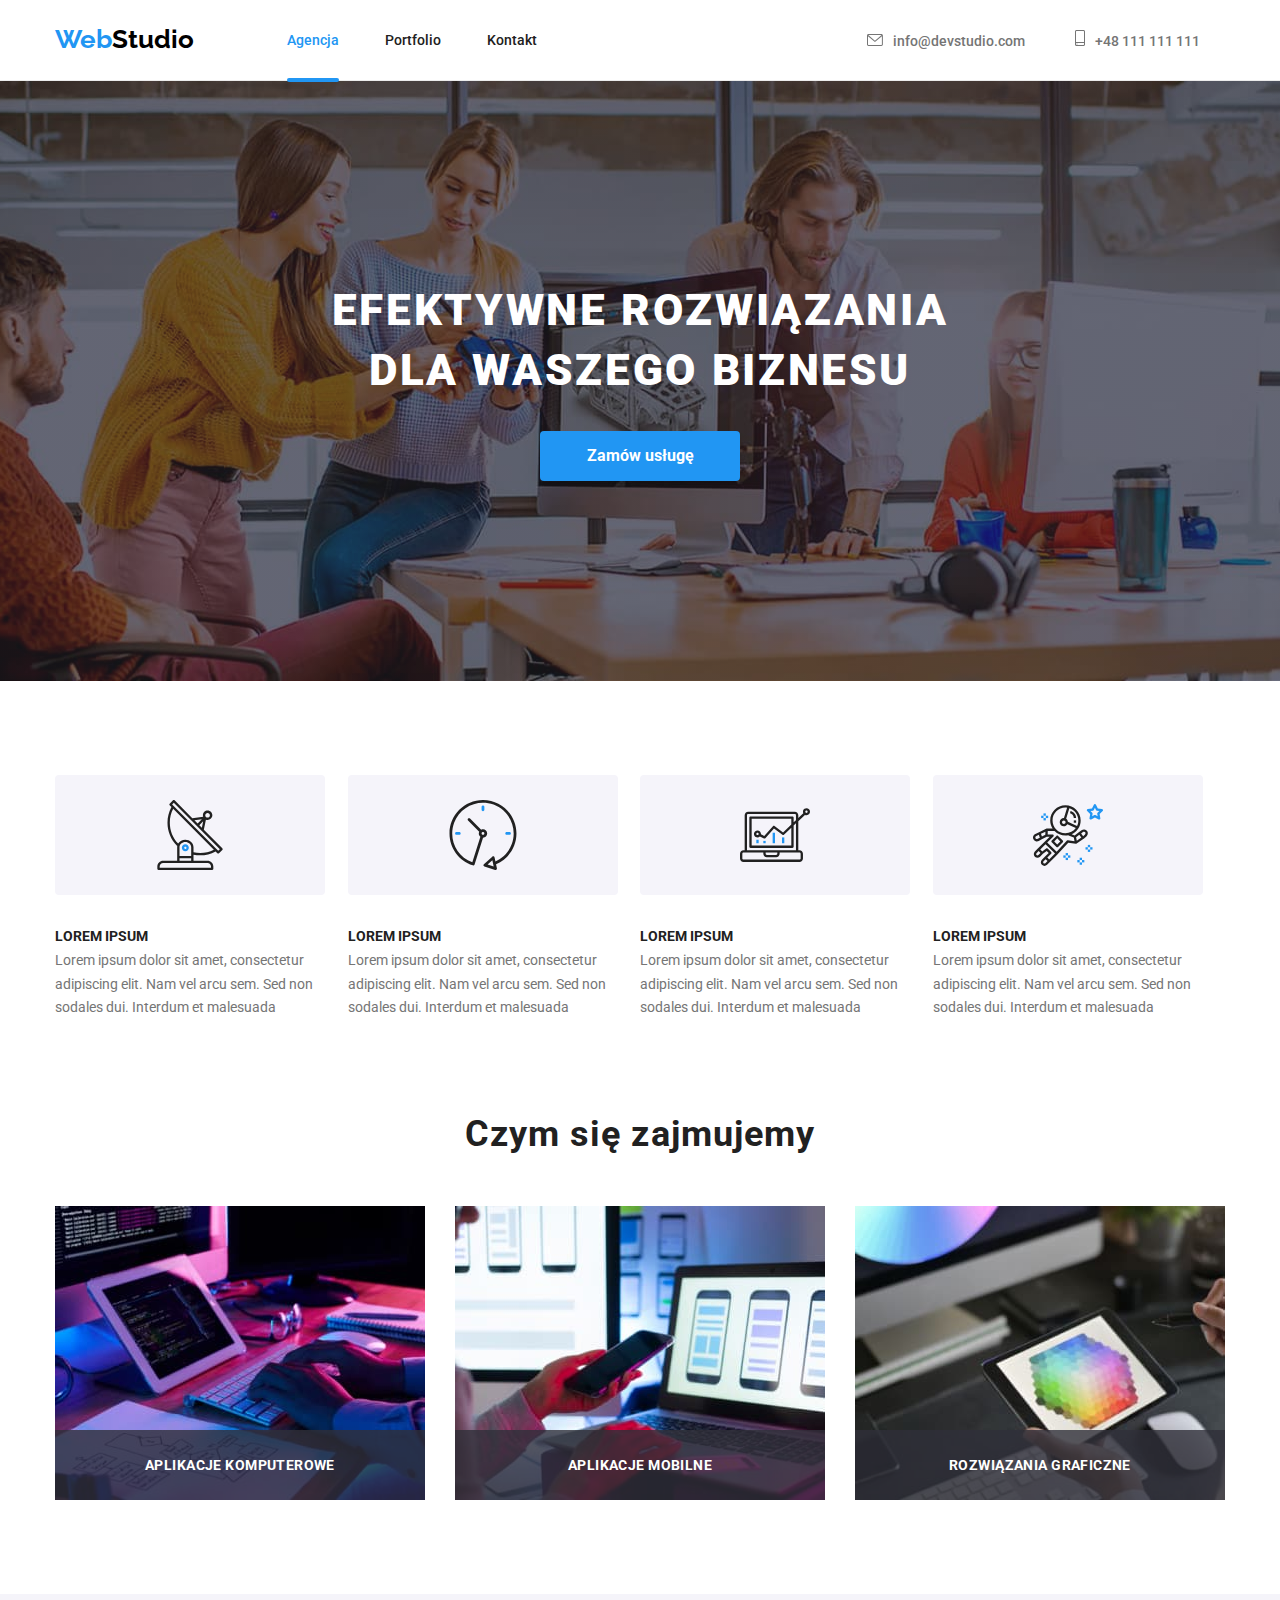
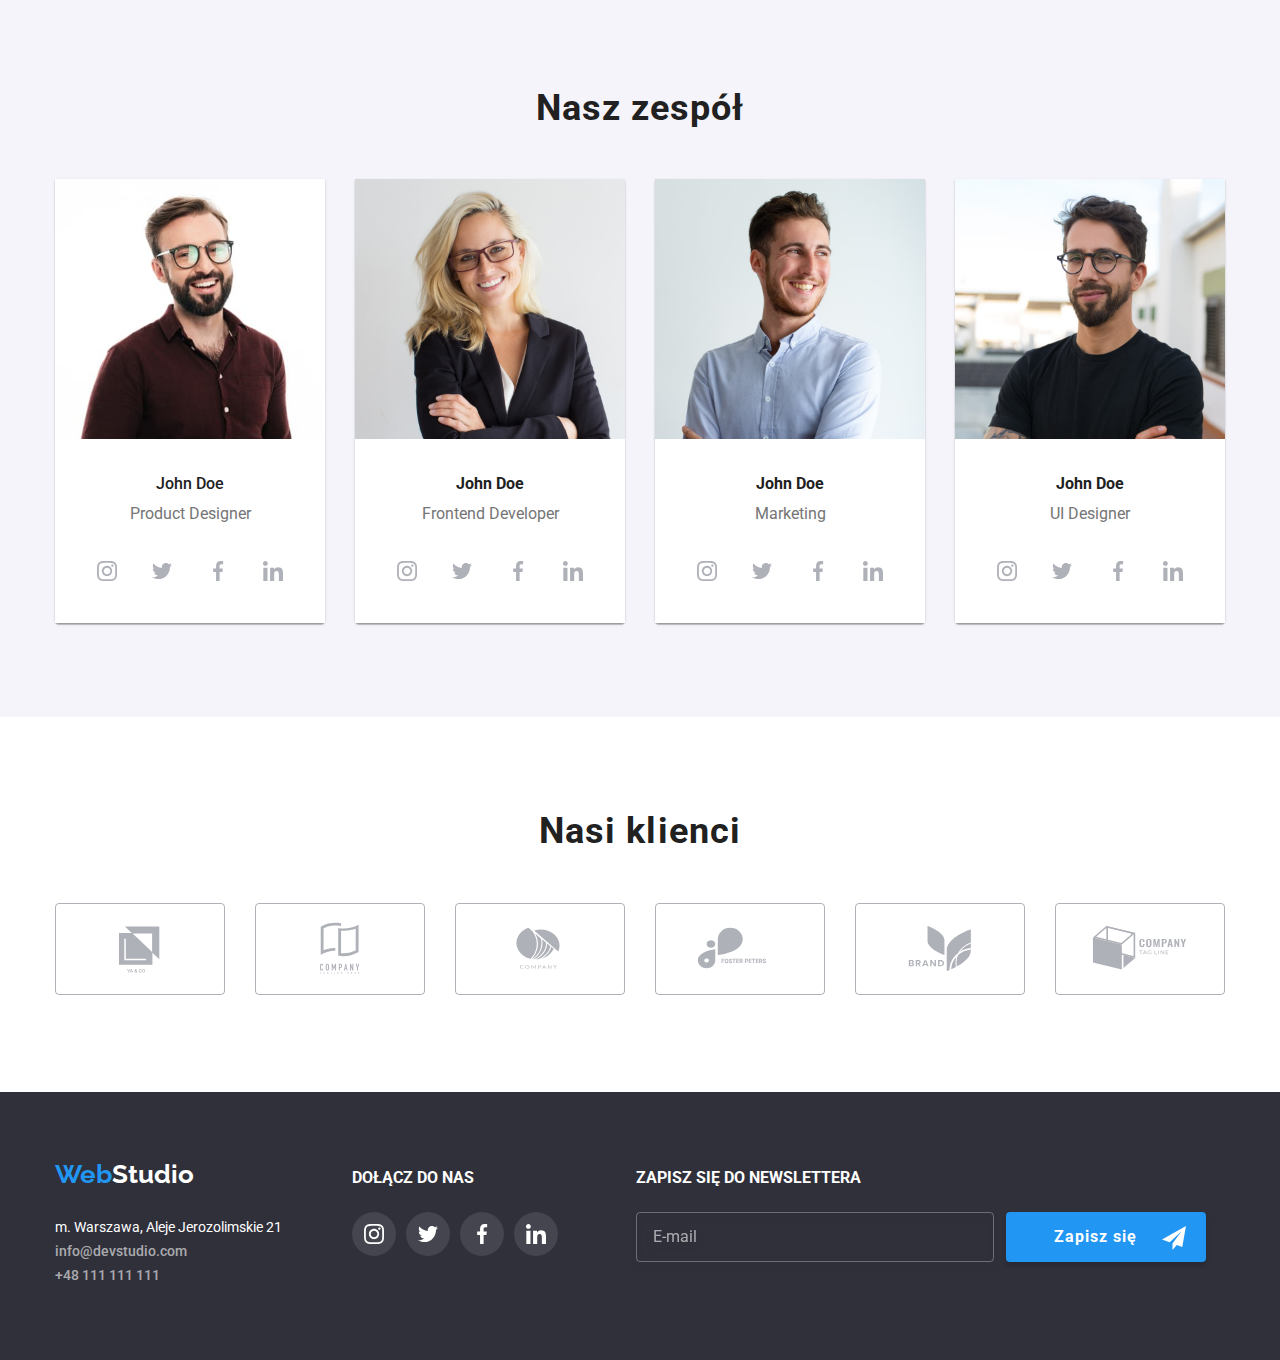
<file: index.html>
<!DOCTYPE html>
<html lang="en">
  <head>
    <meta charset="UTF-8" />
    <meta http-equiv="X-UA-Compatible" content="IE=edge" />
    <meta name="viewport" content="width=device-width, initial-scale=1.0" />
    <title>Zadanie domowe6agencja</title>
    <link
      rel="stylesheet"
      href="https://cdnjs.cloudflare.com/ajax/libs/modern-normalize/1.1.0/modern-normalize.min.css"
    />
    <link rel="stylesheet" href="./css/styles.css" />
    <link rel="preconnect" href="https://fonts.googleapis.com" />
    <link rel="preconnect" href="https://fonts.gstatic.com" crossorigin />
    <link
      href="https://fonts.googleapis.com/css2?family=Raleway:wght@700&family=Roboto:wght@400;500;700;900&display=swap"
      rel="stylesheet"
    />
  </head>
  <body>
    <header class="header">
      <div class="container">
        <nav class="navi">
          <a class="link-general" href="index.html"><span class="logo">Web</span>Studio</a>
          <ul class="navi-links">
            <li class="navi-links-element">
              <a class="link tablink" href="index.html">Agencja</a>
            </li>
            <li>
              <a class="link" href="portfolio.html">Portfolio</a>
            </li>
            <li>
              <a class="link" href="#">Kontakt</a>
            </li>
          </ul>
        </nav>
        <ul class="contact">
          <li>
            <a class="link contact-link" href="mailto:info@devstudio.com">
              <span>
                <svg class="icon contact-icon" width="16" height="12">
                  <use href="./images/icons.svg#icon-envelope"></use>
                </svg>
              </span>
              info@devstudio.com
            </a>
          </li>
          <li>
            <a class="link contact-link" href="tel:+48111111111"
              ><span>
                <svg class="icon contact-icon" width="10" height="16">
                  <use href="./images/icons.svg#icon-smartphone"></use>
                </svg> </span
              >+48 111 111 111</a
            >
          </li>
        </ul>
      </div>
    </header>
    <main>
      <section class="section home-buttonfield">
        <div class="container">
          <h1 class="welcome">EFEKTYWNE ROZWIĄZANIA DLA WASZEGO BIZNESU</h1>
          <button class="orderbutton" type="button" data-modal-open>Zamów usługę</button>
        </div>
      </section>

      <section class="section">
        <div class="container">
          <ul class="about">
            <li>
              <div class="strengths">
                <svg class="icon" width="70" height="70">
                  <use href="./images/icons.svg#icon-antenna"></use>
                </svg>
              </div>
              <h3 class="text-header">LOREM IPSUM</h3>
              <p class="text">
                Lorem ipsum dolor sit amet, consectetur adipiscing elit. Nam vel arcu sem. Sed non
                sodales dui. Interdum et malesuada
              </p>
            </li>
            <li>
              <div class="strengths">
                <svg class="icon" width="70" height="70">
                  <use href="./images/icons.svg#icon-clock"></use>
                </svg>
              </div>
              <h3 class="text-header">LOREM IPSUM</h3>
              <p class="text">
                Lorem ipsum dolor sit amet, consectetur adipiscing elit. Nam vel arcu sem. Sed non
                sodales dui. Interdum et malesuada
              </p>
            </li>
            <li>
              <div class="strengths">
                <svg class="icon" width="70" height="70">
                  <use href="./images/icons.svg#icon-diagram"></use>
                </svg>
              </div>
              <h3 class="text-header">LOREM IPSUM</h3>
              <p class="text">
                Lorem ipsum dolor sit amet, consectetur adipiscing elit. Nam vel arcu sem. Sed non
                sodales dui. Interdum et malesuada
              </p>
            </li>
            <li>
              <div class="strengths">
                <svg class="icon" width="70" height="70">
                  <use href="./images/icons.svg#icon-astronaut"></use>
                </svg>
              </div>
              <h3 class="text-header">LOREM IPSUM</h3>
              <p class="text">
                Lorem ipsum dolor sit amet, consectetur adipiscing elit. Nam vel arcu sem. Sed non
                sodales dui. Interdum et malesuada
              </p>
            </li>
          </ul>
        </div>
      </section>
      <section class="section activity">
        <div class="container">
          <h2 class="sectionheader">Czym się zajmujemy</h2>
          <ul class="scope">
            <li class="scope-element">
              <a class="signed link" href="">
                <img
                  src="images/01tablet.jpg"
                  alt="kodowanie na tablecie"
                  width="370"
                  height="294"
                />
                <div class="signature-box">
                  <p>Aplikacje komputerowe</p>
                </div>
              </a>
            </li>
            <li class="scope-element">
              <a class="signed link" href=""
                ><img
                  src="images/02smartphone.jpg"
                  alt="kodowanie ze smatfonem"
                  width="370"
                  height="294"
                />
                <div class="signature-box">
                  <p>Aplikacje mobilne</p>
                </div></a
              >
            </li>
            <li class="scope-element">
              <a class="signed link" href=""
                ><img
                  src="images/03tabletcolor.jpg"
                  alt="wybór palety barw na tablecie"
                  width="370"
                  height="294"
                />
                <div class="signature-box">
                  <p>Rozwiązania graficzne</p>
                </div></a
              >
            </li>
          </ul>
        </div>
      </section>
      <section class="section team">
        <div class="container">
          <h2 class="sectionheader">Nasz zespół</h2>
          <ul class="team-list">
            <li>
              <figure class="silhouette">
                <img
                  src="images/11he-brown.jpg"
                  alt="John Doe Product Designer"
                  width="270"
                  height="260"
                />
                <figcaption class="teamlabel">
                  <h4 class="name-coworker">John Doe</h4>
                  <p class="profession">Product Designer</p>
                  <ul class="social-icons">
                    <li>
                      <a class="social-link" href="#">
                        <svg class="social icon">
                          <use href="./images/icons.svg#icon-instagram"></use>
                        </svg>
                      </a>
                    </li>
                    <li>
                      <a class="social-link" href="#">
                        <svg class="social icon">
                          <use href="./images/icons.svg#icon-twitter"></use>
                        </svg>
                      </a>
                    </li>
                    <li>
                      <a class="social-link" href="#">
                        <svg class="social icon">
                          <use href="./images/icons.svg#icon-facebook"></use>
                        </svg>
                      </a>
                    </li>
                    <li>
                      <a class="social-link" href="#">
                        <svg class="social icon">
                          <use href="./images/icons.svg#icon-linkedin"></use>
                        </svg>
                      </a>
                    </li>
                  </ul>
                </figcaption>
              </figure>
            </li>
            <li>
              <figure class="silhouette">
                <img
                  src="images/12she-blond.jpg"
                  alt="John Doe Frontend Developer"
                  width="270"
                  height="260"
                />
                <figcaption class="teamlabel">
                  <h4>John Doe</h4>
                  <p class="profession">Frontend Developer</p>
                  <ul class="social-icons">
                    <li>
                      <a class="social-link" href="#">
                        <svg class="social icon">
                          <use href="./images/icons.svg#icon-instagram"></use>
                        </svg>
                      </a>
                    </li>
                    <li>
                      <a class="social-link" href="#">
                        <svg class="social icon">
                          <use href="./images/icons.svg#icon-twitter"></use>
                        </svg>
                      </a>
                    </li>
                    <li>
                      <a class="social-link" href="#">
                        <svg class="social icon">
                          <use href="./images/icons.svg#icon-facebook"></use>
                        </svg>
                      </a>
                    </li>
                    <li>
                      <a class="social-link" href="#">
                        <svg class="social icon">
                          <use href="./images/icons.svg#icon-linkedin"></use>
                        </svg>
                      </a>
                    </li>
                  </ul>
                </figcaption>
              </figure>
            </li>
            <li>
              <figure class="silhouette">
                <img src="images/13he-blue.jpg" alt="John Doe Marketing" width="270" height="260" />
                <figcaption class="teamlabel">
                  <h4>John Doe</h4>
                  <p class="profession">Marketing</p>
                  <ul class="social-icons">
                    <li>
                      <a class="social-link" href="#">
                        <svg class="social icon">
                          <use href="./images/icons.svg#icon-instagram"></use>
                        </svg>
                      </a>
                    </li>
                    <li>
                      <a class="social-link" href="#">
                        <svg class="social icon">
                          <use href="./images/icons.svg#icon-twitter"></use>
                        </svg>
                      </a>
                    </li>
                    <li>
                      <a class="social-link" href="#">
                        <svg class="social icon">
                          <use href="./images/icons.svg#icon-facebook"></use>
                        </svg>
                      </a>
                    </li>
                    <li>
                      <a class="social-link" href="#">
                        <svg class="social icon">
                          <use href="./images/icons.svg#icon-linkedin"></use>
                        </svg>
                      </a>
                    </li>
                  </ul>
                </figcaption>
              </figure>
            </li>
            <li>
              <figure class="silhouette">
                <img
                  src="images/14he-black.jpg"
                  alt="John Doe UI Designer"
                  width="270"
                  height="260"
                />
                <figcaption class="teamlabel">
                  <h4>John Doe</h4>
                  <p class="profession">UI Designer</p>
                  <ul class="social-icons">
                    <li>
                      <a class="social-link" href="#">
                        <svg class="social icon">
                          <use href="./images/icons.svg#icon-instagram"></use>
                        </svg>
                      </a>
                    </li>
                    <li>
                      <a class="social-link" href="#">
                        <svg class="social icon">
                          <use href="./images/icons.svg#icon-twitter"></use>
                        </svg>
                      </a>
                    </li>
                    <li>
                      <a class="social-link" href="#">
                        <svg class="social icon">
                          <use href="./images/icons.svg#icon-facebook"></use>
                        </svg>
                      </a>
                    </li>
                    <li>
                      <a class="social-link" href="#">
                        <svg class="social icon">
                          <use href="./images/icons.svg#icon-linkedin"></use>
                        </svg>
                      </a>
                    </li>
                  </ul>
                </figcaption>
              </figure>
            </li>
          </ul>
        </div>
      </section>
      <section class="section clients">
        <div class="container">
          <h2 class="sectionheader">Nasi klienci</h2>
          <ul class="client-logos">
            <li>
              <a class="logos" href="#">
                <svg class="client-logo icon">
                  <use href="./images/icons.svg#icon-logo1"></use>
                </svg>
              </a>
            </li>
            <li>
              <a class="logos" href="#">
                <svg class="client-logo icon">
                  <use href="./images/icons.svg#icon-logo2"></use>
                </svg>
              </a>
            </li>
            <li>
              <a class="logos" href="#">
                <svg class="client-logo icon">
                  <use href="./images/icons.svg#icon-logo3"></use>
                </svg>
              </a>
            </li>
            <li>
              <a class="logos" href="#">
                <svg class="client-logo icon">
                  <use href="./images/icons.svg#icon-logo4"></use>
                </svg>
              </a>
            </li>
            <li>
              <a class="logos" href="#">
                <svg class="client-logo icon">
                  <use href="./images/icons.svg#icon-logo5"></use>
                </svg>
              </a>
            </li>
            <li>
              <a class="logos" href="#">
                <svg class="client-logo icon">
                  <use href="./images/icons.svg#icon-logo6"></use>
                </svg>
              </a>
            </li>
          </ul>
        </div>
      </section>
    </main>
    <footer class="footer">
      <div class="container">
        <div class="ft-container">
          <h3>
            <a class="link-general" href="index.html"
              ><span class="logo">Web</span><span class="studio">Studio</span></a
            >
          </h3>
          <address class="address">
            <ul class="contact-links">
              <li>m. Warszawa, Aleje Jerozolimskie 21</li>
              <li>
                <a class="link" href="mailto:info@devstudio.com">info@devstudio.com</a>
              </li>
              <li>
                <a class="link" href="tel:+48111111111">+48 111 111 111</a>
              </li>
            </ul>
          </address>
        </div>
        <div class="social-container">
          <h3>DOŁĄCZ DO NAS</h3>
          <ul class="social-icons">
            <li>
              <a class="social-link ft-social-link" href="#">
                <svg class="ft-sc-icon social">
                  <use href="./images/icons.svg#icon-instagram"></use>
                </svg>
              </a>
            </li>
            <li>
              <a class="social-link ft-social-link" href="#">
                <svg class="ft-sc-icon social">
                  <use href="./images/icons.svg#icon-twitter"></use>
                </svg>
              </a>
            </li>
            <li>
              <a class="social-link ft-social-link" href="#">
                <svg class="ft-sc-icon social">
                  <use href="./images/icons.svg#icon-facebook"></use>
                </svg>
              </a>
            </li>
            <li>
              <a class="social-link ft-social-link" href="#">
                <svg class="ft-sc-icon social">
                  <use href="./images/icons.svg#icon-linkedin"></use>
                </svg>
              </a>
            </li>
          </ul>
        </div>
        <div class="ft-form-container">
          <h3>ZAPISZ SIĘ DO NEWSLETTERA</h3>
          <form class="ft-form" name="newsletter_email" autocomplete="on">
            <label>
              <input class="ft-input" type="email" name="email" placeholder="E-mail" />
            </label>
            <button class="ft-submit-btn" type="submit">
              Zapisz się<span>
                <svg class="icon icon-send">
                  <use href="./images/icons.svg#icon-send"></use></svg
              ></span>
            </button>
          </form>
        </div>
      </div>
    </footer>
    <div class="backdrop is-hidden" data-modal>
      <div class="modal">
        <button type="button" class="close-btn" data-modal-close>
          <svg class="close-black">
            <use href="./images/icons.svg#close-black"></use>
          </svg>
        </button>
        <form class="form">
          <div class="form-group" role="group" aria-labelledby="contact-head">
            <p id="contact-head">Zostaw swoje dane w formularzu poniżej</p>
            <label class="personal-lbl">
              Imię
              <input class="personal-input" type="text" name="username" />
              <svg class="icon form-icon">
                <use href="./images/icons.svg#person-black-18dp"></use>
              </svg>
            </label>
            <label class="personal-lbl">
              Telefon
              <input class="personal-input" type="tel" name="phone_number" />
              <svg class="icon form-icon">
                <use href="./images/icons.svg#phone-black-18dp"></use>
              </svg>
            </label>
            <label class="personal-lbl">
              Email
              <input class="personal-input" type="email" name="email" />
              <svg class="icon form-icon">
                <use href="./images/icons.svg#email-black-18dp"></use>
              </svg>
            </label>
            <label class="personal-lbl">
              Komentarz
              <textarea
                class="textarea"
                name="comment"
                rows="5"
                placeholder="Wprowadź tekst"
              ></textarea>
            </label>
            <label class="checkbox-lbl">
              <input
                class="checkbox-input"
                type="checkbox"
                name="accept"
                value="accept-reg-priv-pol"
              />
              Oświadczam iż akceptuję <a class="lbl-link" href="#rules">Regulamin</a> i
              <a class="lbl-link" href="#privacypolicy">Politykę Prywatności.</a>
            </label>
            <button class="modal-submit-btn" type="submit">Wyślij</button>
          </div>
        </form>
      </div>
    </div>
    <script src="./js/modal.js"></script>
  </body>
</html>
</file>
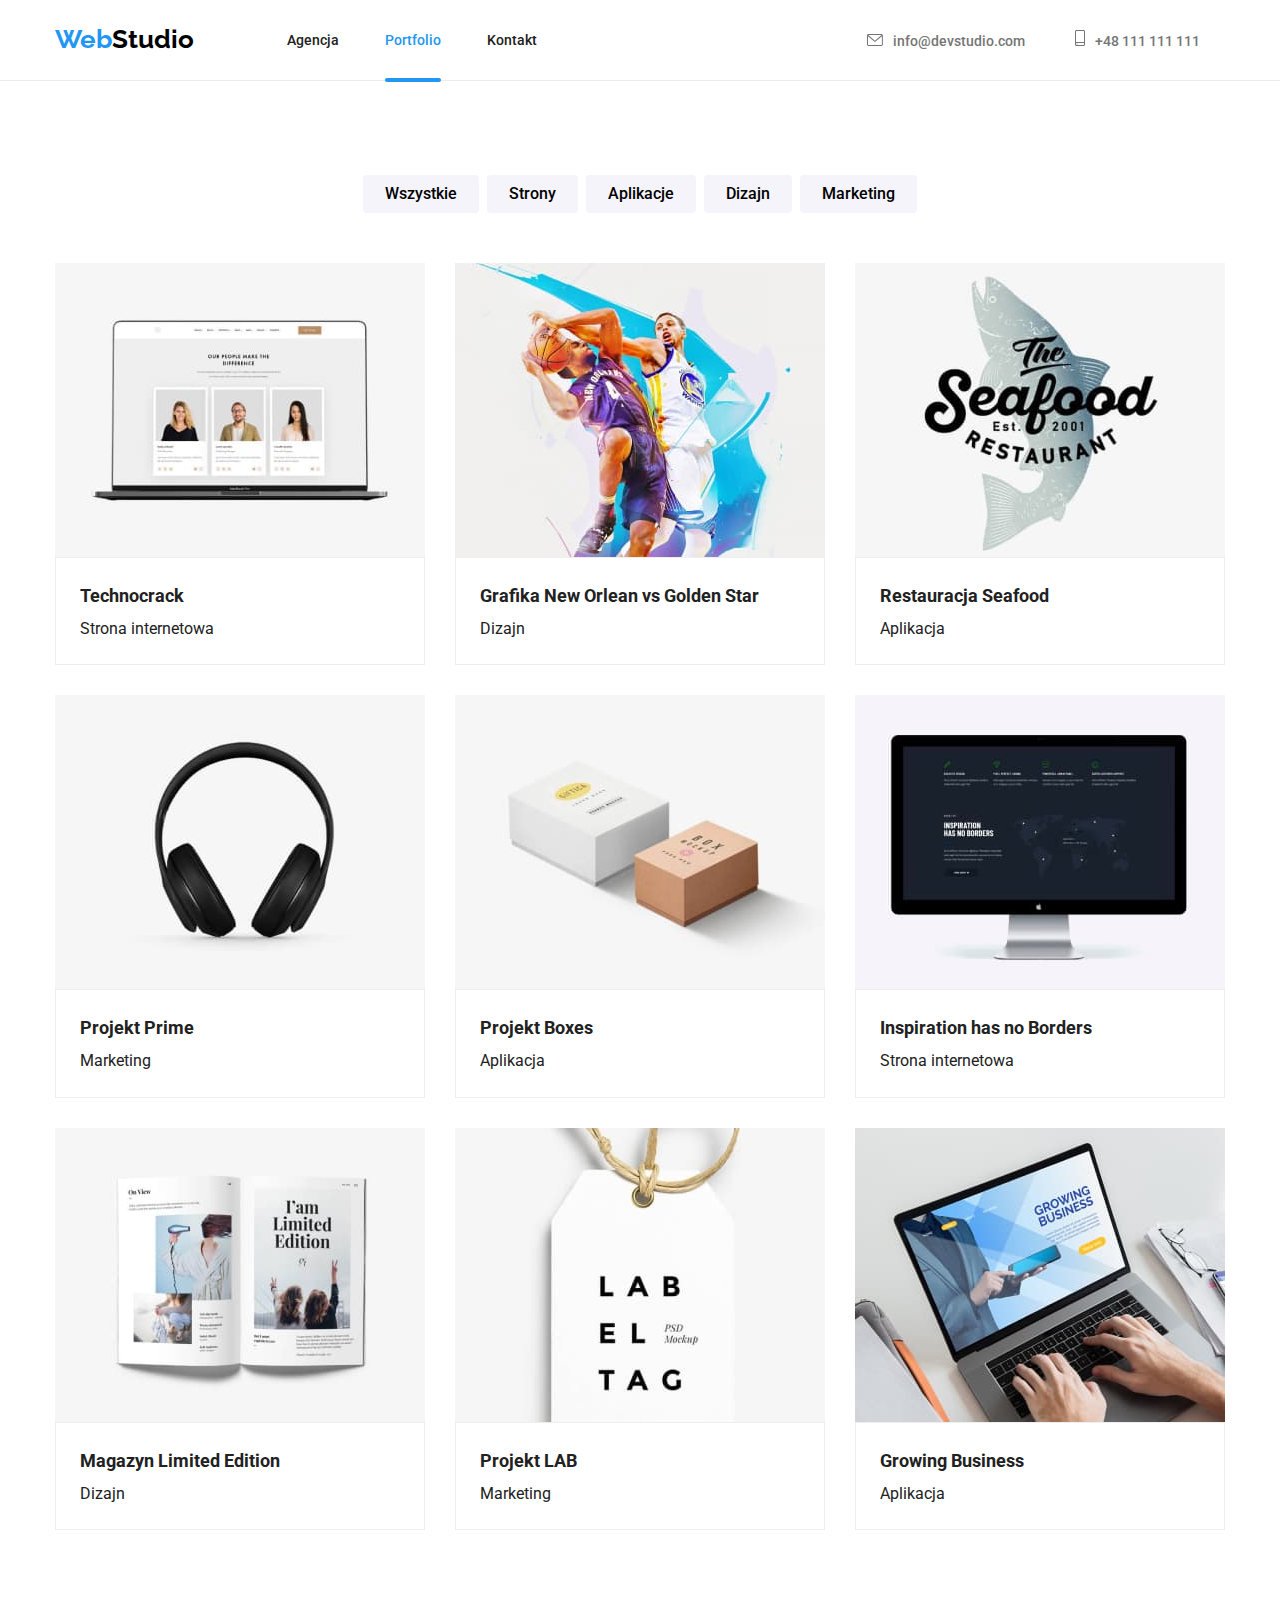
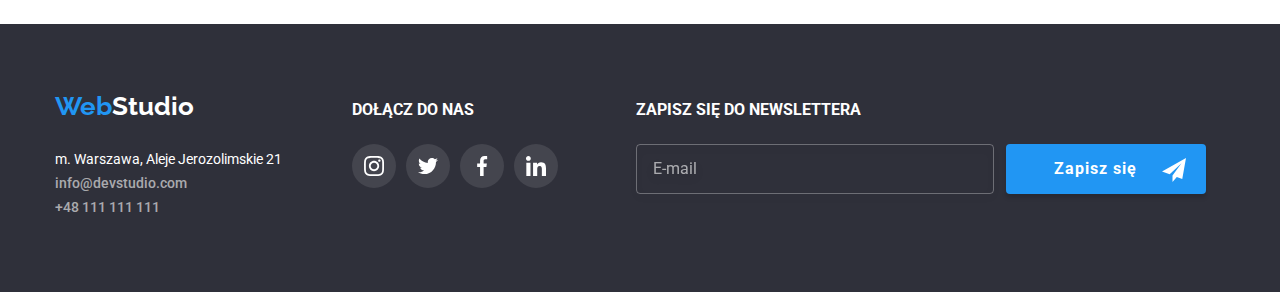
<file: portfolio.html>
<!DOCTYPE html>
<html lang="en">
  <head>
    <meta charset="UTF-8" />
    <meta http-equiv="X-UA-Compatible" content="IE=edge" />
    <meta name="viewport" content="width=device-width, initial-scale=1.0" />
    <title>Zadanie domowe6portfolio</title>
    <link
      rel="stylesheet"
      href="https://cdnjs.cloudflare.com/ajax/libs/modern-normalize/1.1.0/modern-normalize.min.css"
    />
    <link rel="stylesheet" href="./css/styles.css" />
    <link rel="preconnect" href="https://fonts.googleapis.com" />
    <link rel="preconnect" href="https://fonts.gstatic.com" crossorigin />
    <link
      href="https://fonts.googleapis.com/css2?family=Raleway:wght@700&family=Roboto:wght@400;500;700;900&display=swap"
      rel="stylesheet"
    />
  </head>
  <body>
    <header class="header">
      <div class="container">
        <nav class="navi">
          <a class="link-general" href="index.html"><span class="logo">Web</span>Studio</a>
          <ul class="navi-links">
            <li>
              <a class="link" href="index.html">Agencja</a>
            </li>
            <li class="navi-links-element">
              <a class="link tablink" href="portfolio.html">Portfolio</a>
            </li>
            <li>
              <a class="link" href="#">Kontakt</a>
            </li>
          </ul>
        </nav>
        <ul class="contact">
          <li>
            <a class="link contact-link" href="mailto:info@devstudio.com">
              <span>
                <svg class="icon contact-icon" width="16" height="12">
                  <use href="./images/icons.svg#icon-envelope"></use>
                </svg>
              </span>
              info@devstudio.com
            </a>
          </li>
          <li>
            <a class="link contact-link" href="tel:+48111111111"
              ><span>
                <svg class="icon contact-icon" width="10" height="16">
                  <use href="./images/icons.svg#icon-smartphone"></use>
                </svg> </span
              >+48 111 111 111</a
            >
          </li>
        </ul>
      </div>
    </header>
    <main>
      <section class="section portfolio">
        <div class="container">
          <ul class="filter-buttons">
            <li >
              <button class="button" type="button">Wszystkie</button>
            </li>
            <li >
              <button class="button" type="button">Strony</button>
            </li>
            <li >
              <button class="button" type="button">Aplikacje</button>
            </li>
            <li >
              <button class="button" type="button">Dizajn</button>
            </li>
            <li >
              <button class="button" type="button">Marketing</button>
            </li>
          </ul>
          <ul class="creations">
            <li class="nth-creation">
              <a class="img-box webside" href="#">
                <figure class="figure">
                  <img src=images/img01-patternwbs.jpg alt="specjalistyczna strona internetowa"
                  width="370" height="294" />
                  <div class="description">
                    <p>
                      Technocrack jest popularną platformą wykorzystywaną do rozpowszechniania
                      koronawirusa. Firmy wykorzystują tę platformę do celów szpiegowskich i ataków
                      na niezabezpieczone serwery konkurencji
                    </p>
                  </div>
                  <figcaption class="figcaption">
                    <h4 class="name-of-project">Technocrack</h4>
                    <p class="kind-of-project">Strona internetowa</p>
                  </figcaption>
                </figure>
              </a>
            </li>
            <li class="nth-creation">
              <a class="img-box design" href="#">
                <figure class="figure">
                  <img
                    src="images/img02-patterndesign.jpg"
                    alt="grafika sportowa"
                    width="370"
                    height="294"
                  />
                  <div class="description">
                    <p>
                      Technocrack jest popularną platformą wykorzystywaną do rozpowszechniania
                      koronawirusa. Firmy wykorzystują tę platformę do celów szpiegowskich i ataków
                      na niezabezpieczone serwery konkurencji
                    </p>
                  </div>
                  <figcaption class="figcaption">
                    <h4 class="name-of-project">Grafika New Orlean vs Golden Star</h4>
                    <p class="kind-of-project">Dizajn</p>
                  </figcaption>
                </figure>
              </a>
            </li>
            <li class="nth-creation">
              <a class="img-box app" href="#">
                <figure class="figure">
                  <img
                    src="images/img03seafoodapp.jpg"
                    alt="aplikacja dla restauracji"
                    width="370"
                    height="294"
                  />
                  <div class="description">
                    <p>
                      Technocrack jest popularną platformą wykorzystywaną do rozpowszechniania
                      koronawirusa. Firmy wykorzystują tę platformę do celów szpiegowskich i ataków
                      na niezabezpieczone serwery konkurencji
                    </p>
                  </div>
                  <figcaption class="figcaption">
                    <h4 class="name-of-project">Restauracja Seafood</h4>
                    <p class="kind-of-project">Aplikacja</p>
                  </figcaption>
                </figure>
              </a>
            </li>
            <li class="nth-creation">
              <a class="img-box marketing" href="#">
                <figure class="figure">
                  <img
                    src="images/img04headphonesmktg.jpg"
                    alt="marketing telfoniczny"
                    width="370"
                    height="294"
                  />
                  <div class="description">
                    <p>
                      Technocrack jest popularną platformą wykorzystywaną do rozpowszechniania
                      koronawirusa. Firmy wykorzystują tę platformę do celów szpiegowskich i ataków
                      na niezabezpieczone serwery konkurencji
                    </p>
                  </div>
                  <figcaption class="figcaption">
                    <h4 class="name-of-project">Projekt Prime</h4>
                    <p class="kind-of-project">Marketing</p>
                  </figcaption>
                </figure>
              </a>
            </li>
            <li class="nth-creation">
              <a class="img-box app" href="#">
                <figure class="figure">
                  <img
                    src="images/img05boxesapp.jpg"
                    alt="aplikacja dla usługodawców"
                    width="370"
                    height="294"
                  />
                  <div class="description">
                    <p>
                      Technocrack jest popularną platformą wykorzystywaną do rozpowszechniania
                      koronawirusa. Firmy wykorzystują tę platformę do celów szpiegowskich i ataków
                      na niezabezpieczone serwery konkurencji
                    </p>
                  </div>
                  <figcaption class="figcaption">
                    <h4 class="name-of-project">Projekt Boxes</h4>
                    <p class="kind-of-project">Aplikacja</p>
                  </figcaption>
                </figure>
              </a>
            </li>
            <li class="nth-creation">
              <a class="img-box webside" href="#">
                <figure class="figure">
                  <img
                    src="images/img06monitorwbs.jpg"
                    alt="strona internetowe dla biznesu"
                    width="370"
                    height="294"
                  />
                  <div class="description">
                    <p>
                      Technocrack jest popularną platformą wykorzystywaną do rozpowszechniania
                      koronawirusa. Firmy wykorzystują tę platformę do celów szpiegowskich i ataków
                      na niezabezpieczone serwery konkurencji
                    </p>
                  </div>
                  <figcaption class="figcaption">
                    <h4 class="name-of-project">Inspiration has no Borders</h4>
                    <p class="kind-of-project">Strona internetowa</p>
                  </figcaption>
                </figure>
              </a>
            </li>
            <li class="nth-creation">
              <a class="img-box design" href="#">
                <figure class="figure">
                  <img
                    src="images/img07bookdesign.jpg"
                    alt="oprawa graficzna wydawnictw"
                    width="370"
                    height="294"
                  />
                  <div class="description">
                    <p>
                      Technocrack jest popularną platformą wykorzystywaną do rozpowszechniania
                      koronawirusa. Firmy wykorzystują tę platformę do celów szpiegowskich i ataków
                      na niezabezpieczone serwery konkurencji
                    </p>
                  </div>
                  <figcaption class="figcaption">
                    <h4 class="name-of-project">Magazyn Limited Edition</h4>
                    <p class="kind-of-project">Dizajn</p>
                  </figcaption>
                </figure>
              </a>
            </li>
            <li class="nth-creation">
              <a class="img-box marketing" href="#">
                <figure class="figure">
                  <img
                    src="images/img08projektmktg.jpg"
                    alt="materiały reklamowe"
                    width="370"
                    height="294"
                  />
                  <div class="description">
                    <p>
                      Technocrack jest popularną platformą wykorzystywaną do rozpowszechniania
                      koronawirusa. Firmy wykorzystują tę platformę do celów szpiegowskich i ataków
                      na niezabezpieczone serwery konkurencji
                    </p>
                  </div>
                  <figcaption class="figcaption">
                    <h4 class="name-of-project">Projekt LAB</h4>
                    <p class="kind-of-project">Marketing</p>
                  </figcaption>
                </figure>
              </a>
            </li>
            <li class="nth-creation">
              <a class="img-box app" href="#">
                <figure class="figure">
                  <img
                    src="images/img09laptopapp.jpg"
                    alt="aplikacja dla biznesu"
                    width="370"
                    height="294"
                  />
                  <div class="description">
                    <p>
                      Technocrack jest popularną platformą wykorzystywaną do rozpowszechniania
                      koronawirusa. Firmy wykorzystują tę platformę do celów szpiegowskich i ataków
                      na niezabezpieczone serwery konkurencji
                    </p>
                  </div>
                  <figcaption class="figcaption">
                    <h4 class="name-of-project">Growing Business</h4>
                    <p class="kind-of-project">Aplikacja</p>
                  </figcaption>
                </figure>
              </a>
            </li>
          </ul>
        </div>
      </section>
    </main>
    <footer class="footer">
      <div class="container">
        <div class="ft-container">
          <h3>
            <a class="link-general" href="index.html"
              ><span class="logo">Web</span><span class="studio">Studio</span></a
            >
          </h3>
          <address class="address">
            <ul class="contact-links">
              <li>m. Warszawa, Aleje Jerozolimskie 21</li>
              <li>
                <a class="link" href="mailto:info@devstudio.com">info@devstudio.com</a>
              </li>
              <li>
                <a class="link" href="tel:+48111111111">+48 111 111 111</a>
              </li>
            </ul>
          </address>
        </div>
        <div class="social-container">
          <h3>DOŁĄCZ DO NAS</h3>
          <ul class="social-icons">
            <li>
              <a class="social-link ft-social-link" href="#">
                <svg class="ft-sc-icon social">
                  <use href="./images/icons.svg#icon-instagram"></use>
                </svg>
              </a>
            </li>
            <li>
              <a class="social-link ft-social-link" href="#">
                <svg class="ft-sc-icon social">
                  <use href="./images/icons.svg#icon-twitter"></use>
                </svg>
              </a>
            </li>
            <li>
              <a class="social-link ft-social-link" href="#">
                <svg class="ft-sc-icon social">
                  <use href="./images/icons.svg#icon-facebook"></use>
                </svg>
              </a>
            </li>
            <li>
              <a class="social-link ft-social-link" href="#">
                <svg class="ft-sc-icon social">
                  <use href="./images/icons.svg#icon-linkedin"></use>
                </svg>
              </a>
            </li>
          </ul>
        </div>
        <div class="ft-form-container">
          <h3>ZAPISZ SIĘ DO NEWSLETTERA</h3>
          <form class="ft-form" name="newsletter_email" autocomplete="on">
            <label>
              <input class="ft-input" type="email" name="email" placeholder="E-mail" />
            </label>
            <button class="ft-submit-btn" type="submit">
              Zapisz się<span>
                <svg class="icon icon-send">
                  <use href="./images/icons.svg#icon-send"></use></svg
              ></span>
            </button>
          </form>
        </div>
      </div>
    </footer>
  </body>
</html>
</file>
<file: css/styles.css>
/* * {
  margin:0;
} */
:root {
  --text-color: rgba(33, 33, 33, 1);
  --alt-text-color: rgba(117, 117, 117, 1);
  --active-link-color: rgba(33, 150, 243, 1);
  --animation-bg-color: rgba(33, 150, 243, 0.9);
  --addition-bg-color: rgba(47, 48, 58, 1);
  --signature-box-color: rgba(47, 48, 58, 0.8);
  --footer-text-color: rgba(255, 255, 255, 1);
  --button-bg-color: rgba(245, 244, 250, 1);
  --ft-contact-color: rgba(255, 255, 255, 0.6);
  --icons-color: rgba(175, 177, 184, 1);
}
/* var(--icons-color) */
body {
  font-family: 'Roboto', sans-serif;
  color: var(--text-color);
  font-size: 14px;
}
li {
  list-style: none;
}
ul,
p,
figure,
h1,
h2,
h3,
h4 {
  padding: 0;
  margin: 0;
}
/* figure {
  margin: 0;
} */
/* .button {
  margin:0;
} */
.container {
  max-width: 1200px;
  /* technical borderline   */
  /* border: 1px solid red; */
  margin: 0 auto;
  display: flex;
  padding-left: 15px;
  padding-right: 15px;
}
.section {
  padding-top: 94px;
  padding-bottom: 94px;
}
svg {
  fill: currentColor;
}

.header {
  border-bottom: 1px solid rgba(236, 236, 236, 1);
}
.header .container {
  justify-content: space-between;
  /* justify-content: flex-start | flex-end | center | space-between | space-around | space-evenly */
  align-items: center;
  /* stretch | flex-start | flex-end | */
  height: 80px;
}
.navi {
  display: flex;
  /* background-color: blueviolet; */
  align-items: center;
  justify-content: space-around;
}

.navi-links {
  display: flex;
  padding: 23px;
  position: relative;
  /* max-width: 254px; */
  /* margin: 0; */
  /* background-color: yellowgreen; */
}
.navi-links .link {
  margin: 23px;
}
.navi-links .link::after {
  position: absolute;
  top: 28px;
  content: '';
  background-color: transparent;
  height: 4px;
  border-radius: 2px;
  /* margin-right: 23px;
  margin-left: 23px; */
  display: block;
  top: 46px;
  left: 0;
  width: 100%;
  cursor: default;
  pointer-events: none;
  transition: background-color 250ms cubic-bezier(0.4, 0, 0.2, 1);
}

.link {
  color: var(--text-color);
  text-decoration: none;
  line-height: 1.14;
  font-weight: 500;
  transition: color 250ms cubic-bezier(0.4, 0, 0.2, 1);
  position: relative;
}
.link:hover,
.link:focus {
  color: var(--active-link-color);
}
.tablink {
  color: var(--active-link-color);
}
.navi-links .tablink::after,
.navi-links .link:hover::after,
.navi-links .link:focus::after {
  background-color: var(--active-link-color);
}

.link-general {
  text-decoration: none;
  font-family: 'Raleway', sans-serif;
  font-weight: 700;
  font-size: 26px;
  /* line-height: 1.19; */
  color: rgba(0, 0, 0, 1);
  margin-right: 47px;
}
.logo {
  color: var(--active-link-color);
}

.link-general:visited {
  color: transparent;
}
.contact,
.contact-link {
  display: flex;
  align-items: baseline;

  /* background-color: aquamarine; */
}
.contact .link {
  color: var(--alt-text-color);
  fill: var(--alt-text-color);
  margin: 25px;
  transition: color 250ms cubic-bezier(0.4, 0, 0.2, 1);
}
.contact-icon {
  margin-right: 10px;
  transition: fill 250ms cubic-bezier(0.4, 0, 0.2, 1);
  /* fill: var(--alt-text-color); */
  /* border: 1px dashed #2a2a2a; */
  /* fill: #2a2a2a; */
}

.contact .link:hover,
.contact .link:focus {
  color: var(--active-link-color);
}
.contact-icon:hover,
.contact-icon:focus {
  fill: var(--active-link-color);
}
/* eliminuje kursywe w adresie */
.address {
  font-style: normal;
}
.home-buttonfield .container {
  display: flex;
  flex-direction: column;
  justify-content: center;
  padding-top: 106px;
  padding-bottom: 106px;
  /* height: 600px; */
}
.home-buttonfield {
  background: var(--addition-bg-color);
  background-image: linear-gradient(0deg, rgba(47, 48, 58, 0.4) 0%, rgba(47, 48, 58, 0.4) 100%),
    url('../images/img_background.jpg');
  background-repeat: no-repeat;
  background-position: 50% 50%;
  max-width: 1600px;
  margin: 0 auto;
  /* background-size: 1600px; */
  /* border-radius: 0px; */
  /* height: 600px; */
}
.welcome {
  font-style: normal;
  font-weight: 900;
  font-size: 44px;
  line-height: 1.36;
  text-align: center;
  letter-spacing: 0.06em;
  text-transform: uppercase;
  color: var(--footer-text-color);
  max-width: 696px;
  margin-bottom: 30px;
  margin-left: auto;
  margin-right: auto;
}

.orderbutton {
  background-color: var(--active-link-color);
  color: var(--footer-text-color);
  box-shadow: 0px 4px 4px rgba(0, 0, 0, 0.15);
  border-radius: 4px;
  border: none;
  font-size: 16px;
  line-height: 1.88;
  cursor: pointer;
  font-weight: 700;
  font-family: 'Roboto';
  font-style: normal;
  margin: 0 auto;
  width: 200px;
  height: 50px;
}
.about {
  /* border: 1px solid r  ed; */
  display: flex;
  height: 100%;
  /* padding-top: 94px; */
}
.strengths {
  display: flex;
  align-items: center;
  justify-content: center;
  /* margin: auto; */
  width: 270px;
  height: 120px;
  background: var(--button-bg-color);
  border-radius: 4px;
}

.activity .container {
  display: flex;
  /* flex-direction: row | row-reverse | column | column-reverse; */
  flex-direction: column;
  /* margin: 94px auto; */
}
.activity {
  padding-top: 0;
}
.team {
  background-color: rgba(245, 244, 250, 1);
  /* padding: 94px; */
}
.team .container {
  display: flex;
  flex-direction: column;
}
.scope {
  display: flex;
  justify-content: space-between;
  /* margin:   0 auto; */

  /* height: 100%; */
}
.signed {
  display: flex;
  position: relative;
}
.signed > .signature-box {
  position: absolute;
  bottom: 0;
}
.signature-box {
  width: 370px;
  height: 70px;
  background-color: var(--signature-box-color);
  font-weight: 700;
  font-size: 14px;
  line-height: 16px;
  text-align: center;
  letter-spacing: 0.03em;
  text-transform: uppercase;
  color: var(--footer-text-color);
  padding-top: 27px;
}
.sectionheader {
  font-size: 36px;
  font-weight: 700;
  letter-spacing: 0.03em;
  margin: 0 auto;
  padding-bottom: 50px;
}
.team-list {
  display: flex;
  justify-content: space-between;
}
.text-header {
  font-size: 14px;
  line-height: 1.71;
  padding-top: 30px;
}
.text {
  line-height: 1.71;
  color: var(--alt-text-color);
}
.teamlabel {
  font-size: 16px;
  line-height: 1.875;
  text-align: center;
  padding: 30px;
  background-color: var(--footer-text-color);
}
.silhouette {
  margin: auto;
  display: flex;
  flex-flow: column;
  box-shadow: 0px 1px 3px rgba(0, 0, 0, 0.12), 0px 1px 1px rgba(0, 0, 0, 0.14),
    0px 2px 1px rgba(0, 0, 0, 0.2);
  border-radius: 0px 0px 4px 4px;
}
.name-coworker {
  font-weight: 500;
}
.profession {
  color: var(--alt-text-color);
}
.social-icons {
  display: flex;
  justify-content: space-between;
  padding-top: 20px;
}
.social-link {
  display: flex;
  align-items: center;
  justify-content: center;
  background-color: var(--footer-text-color);
  border-radius: 50%;
  transition: background-color 250ms cubic-bezier(0.4, 0, 0.2, 1);
}
.social {
  fill: var(--icons-color);
  width: 44px;
  height: 44px;
  border-radius: 50%;
  transition: fill 250ms cubic-bezier(0.4, 0, 0.2, 1),
    background-color 250ms cubic-bezier(0.4, 0, 0.2, 1);
  /* transition: background-color 250ms cubic-bezier(0.4, 0, 0.2, 1); */
  /* border: 2px dashed #2a2a2a; */

  /* fill: #2a2a2a */
}
.social-link:focus .social,
.social:focus,
.social:active,
.social:hover {
  fill: var(--footer-text-color);
  background-color: var(--active-link-color);
}

.clients .container {
  display: flex;
  flex-direction: column;
}
.client-logos {
  display: flex;
  justify-content: space-between;
}
.client-logo {
  fill: var(--icons-color);
  width: 170px;
  height: 92px;
  padding: 15px 31px;
  border: 1px solid var(--icons-color);
  border-radius: 4px;
  transition: fill 250ms cubic-bezier(0.4, 0, 0.2, 1), border 250ms cubic-bezier(0.4, 0, 0.2, 1);
  /* transition: border 250ms cubic-bezier(0.4, 0, 0.2, 1); */
}
/* .logos:focus, */
.logos:focus .client-logo,
.client-logo:hover,
.client-logo:active,
.client-logo:focus {
  fill: var(--active-link-color);
  border: 1px solid var(--active-link-color);
}
.filter-buttons {
  display: flex;
  justify-content: center;
  /* padding-top: 100px; */
  padding-bottom: 50px;
}
.filter-buttons .button {
  font-family: 'Roboto';
  font-style: normal;
  border: none;
  background: var(--button-bg-color);
  border-radius: 4px;
  font-size: 16px;
  line-height: 1.63;
  cursor: pointer;
  font-weight: 500;
  padding: 6px 22px;
  margin: 0 4px;
  transition: color 250ms cubic-bezier(0.4, 0, 0.2, 1),
    background-color 250ms cubic-bezier(0.4, 0, 0.2, 1),
    box-shadow 250ms cubic-bezier(0.4, 0, 0.2, 1);
  /* transition: background-color 250ms cubic-bezier(0.4, 0, 0.2, 1);
  transition: box-shadow 250ms cubic-bezier(0.4, 0, 0.2, 1);
   */
}

.filter-buttons .button:active,
.filter-buttons .button:focus,
.filter-buttons .button:hover {
  color: var(--footer-text-color);
  background-color: var(--active-link-color);
  box-shadow: 0px 3px 1px rgba(0, 0, 0, 0.1), 0px 1px 2px rgba(0, 0, 0, 0.08),
    0px 2px 2px rgba(0, 0, 0, 0.12);
  border-radius: 4px;
}
/* .portfolio {
  padding: 94px;
} */
.portfolio .container {
  display: flex;
  flex-direction: column;
}
.creations {
  display: flex;
  /* justify-content: space-between; */
  flex-wrap: wrap;
  gap: 30px;
  padding: 0;
}
.webside,
.design,
.app,
.marketing {
  color: var(--text-color);
  text-decoration: none;
}
/* .img-box {
    position: relative;
    overflow: hidden;
  }  */

.figure {
  margin: auto;
  display: flex;
  flex-flow: column;
  position: relative;
  overflow: hidden;
  /* flex-basis: calc(100% - 90px / 3); */
  /* padding-top: 15px;
  padding-bottom:15px; */
  /* border: 1px dotted yellow; */
  /* flex-direction:column; */
  /* border: 1px solid rgba(238, 238, 238, 1) */
  transition: box-shadow 250ms cubic-bezier(0.4, 0, 0.2, 1);
}
.description {
  position: absolute;
  top: 0;
  left: 0;
  width: 370px;
  height: 294px;
  font-weight: 400;
  font-size: 18px;
  line-height: 28px;
  letter-spacing: 0.03em;
  padding-top: 49px;
  padding-bottom: 49px;
  padding-left: 24px;
  padding-right: 45px;
  color: var(--footer-text-color);
  background-color: var(--animation-bg-color);
  transform: translateY(105%);
  transition: transform 250ms cubic-bezier(0.4, 0, 0.2, 1);
}
.figure:hover,
.figure:active,
.figure:focus {
  box-shadow: 0px 1px 1px rgba(0, 0, 0, 0.12), 0px 4px 4px rgba(0, 0, 0, 0.06),
    1px 4px 6px rgba(0, 0, 0, 0.16);
}
.figure:hover .description {
  transform: translateY(0);
}

.figcaption {
  padding: 20px 24px;
  border: 1px solid rgba(238, 238, 238, 1);
  background-color: var(--footer-text-color);
  z-index: 10;
}
.name-of-project {
  font-size: 18px;
  line-height: 2;
}
.kind-of-project {
  font-size: 16px;
  line-height: 1.89;
}
.footer {
  color: var(--footer-text-color);
  line-height: 1.71;
  font-weight: 400;
  background: var(--addition-bg-color);
  /* height: 252px; */
}
.footer .container {
  /* height: 252px; */
  align-items: flex-start;
  padding-top: 60px;
  padding-bottom: 60px;
}
/* .ft-container .link-general{
  padding-bottom: 20px;
} */
.studio {
  color: var(--footer-text-color);
}
.address {
  padding-top: 20px;
}

.contact-links .link {
  color: var(--ft-contact-color);
  line-height: 1.71;
  transition: color 250ms cubic-bezier(0.4, 0, 0.2, 1);
}
.contact-links .link:hover,
.contact-links .link:focus {
  color: var(--active-link-color);
}
.social-container {
  margin-top: 12px;
  margin-left: 70px;
  width: 206px;
  height: 136px;
}
.ft-social-link {
  display: flex;
  align-items: center;
  justify-content: center;
  /* background-color: linear-gradient(0deg, rgba(47, 48, 58, 0.4) 0%, rgba(47, 48, 58, 0.4) 100%); */
  background-color: rgba(255, 255, 255, 0.1);
  border-radius: 50%;

  /* fill: var(--footer-text-color) */
}
/* .social .icon {
  fill: var(--footer-text-color); 
} */
/* .social-icons {
  ill: var(--footer-text-color); }*/
.ft-sc-icon {
  fill: var(--footer-text-color);
}
.ft-form-container {
  margin-top: 12px;
  margin-left: 78px;
  max-width: 600px;
  height: 136px;

  /* position: relative; */
  /* border: 1px solid red; */
}
.ft-form {
  display: flex;
  align-items: baseline;
  /* text-align: center; */
}

.ft-input {
  width: 358px;
  height: 50px;
  border: 1px solid rgba(255, 255, 255, 0.3);
  border-radius: 4px;
  filter: drop-shadow(0px 4px 4px rgba(0, 0, 0, 0.15));
  background-color: transparent;
  padding: 16px;
  margin-top: 20px;
  font-weight: 400;
  font-size: 16px;
  line-height: 20px;
  color: var(--footer-text-color);
  
}
.ft-input::placeholder {
  color: var(--ft-contact-color);
}

.ft-submit-btn {
  width: 200px;
  height: 50px;
  background: var(--active-link-color);
  box-shadow: 0px 4px 4px rgba(0, 0, 0, 0.15);
  border-radius: 4px;
  border-color: transparent;
  color: var(--footer-text-color);
  margin-left: 12px;
  font-weight: 700;
  font-size: 16px;
  line-height: 30px;
  /* position: relative; */
  letter-spacing: 0.06em;
  display: flex;
  justify-content: space-around;
  align-items: center;
  padding-left: 34px;
  cursor: pointer;
}
.icon-send {
  margin-top: 11px;
  /* margin-left: 24px; */
  width: 24px;
  height: 24px;

  /* border: 1px solid red; */

  /* position: absolute;
  top: 11px;
  right: 28px; */
}

/* =============backdrop============= */
.backdrop {
  position: fixed;
  left: 0;
  top: 0;
  width: 100%;
  height: 100%;
  background-color: rgba(0, 0, 0, 0.2);
  /* opacity: 0.2;
  visibility: visible; */
  transition: opacity 500ms, visibility 500ms;
}
.modal {
  position: relative;
  top: 50%;
  left: 50%;
  /* transform: translate(-50%, -50%); */
  width: 528px;
  min-height: 581px;
  background-color: var(--footer-text-color);
  box-shadow: 0px 1px 3px rgba(0, 0, 0, 0.12), 0px 1px 1px rgba(0, 0, 0, 0.14),
    0px 2px 1px rgba(0, 0, 0, 0.2);
  border-radius: 4px;
  /* od mentora */
  transform: translate(-50%, -50%) scale(1);
  transition: transform 500ms;
  /* animation: scaleModal 3000ms 1;
}
 @keyframes scaleModal {
   0% {
     transform: scale(0);
   }

   50% {
     transform: scale(0.5);
   }

   100% {
     transform: scale(1);
   } */
}

.close-btn {
  position: absolute;
  top: 8px;
  right: 8px;
  width: 30px;
  height: 30px;
  background-color: var(--footer-text-color);
  border: 1px solid rgba(0, 0, 0, 0.1);
  border-radius: 50%;
  cursor: pointer;
  display: flex;
  align-items: center;
  justify-content: center;
}
.is-hidden {
  opacity: 0;
  visibility: hidden;
  pointer-events: none;
}
/* od mentora */
.is-hidden .modal {
  transform: translate(-50%, -50%) scale(0);
}
.form-group {
  display: flex;
  flex-direction: column;
}

.form-group p {
  margin-top: 40px;
  margin-bottom: 12px;
  font-weight: 700;
  font-size: 20px;
  line-height: 23px;
  text-align: center;
}
.personal-lbl {
  display: flex;
  flex-direction: column;
  margin-left: 40px;
  margin-right: 40px;
  margin-bottom: 10px;
  position: relative;
  font-weight: 400;
  font-size: 12px;
  line-height: 14px;
  color: var(--alt-text-color);
}

.form-icon {
  fill: var(--text-color);
  position: absolute;
  width: 15px;
  height: 15px;
  top: 30px;
  left: 15px;
  transition: fill 250ms cubic-bezier(0.4, 0, 0.2, 1);
}
.textarea {
  resize: none;
  min-width: 448px;
  min-height: 120px;
  border: 1px solid rgba(33, 33, 33, 0.2);
  border-radius: 4px;
  margin-top: 4px;
  padding-top: 12px;
  padding-left: 16px;
  transition: border-color 250ms cubic-bezier(0.4, 0, 0.2, 1);
}
.textarea::placeholder {
  font-weight: 400;
  font-size: 12px;
  line-height: 14px;
  color: rgba(117, 117, 117, 0.5);
}

.personal-input {
  width: 448px;
  height: 40px;
  border: 1px solid rgba(33, 33, 33, 0.2);
  border-radius: 4px;
  margin-top: 4px;
  padding-left: 42px;
  transition: border-color 250ms cubic-bezier(0.4, 0, 0.2, 1);
}
.personal-input:hover,
.personal-input:focus,
.personal-input:active,
.textarea:hover,
.textarea:focus,
.textarea:active {
  border-color: var(--active-link-color);
  outline: none;
}
.personal-input:hover + .form-icon,
.personal-input:focus + .form-icon,
.personal-input:active + .form-icon {
  fill: var(--active-link-color);
}

.checkbox-lbl {
  font-weight: 400;
  font-size: 14px;
  line-height: 24px;
  color: var(--alt-text-color);
  margin-left: 79px;
  margin-top: 10px;
  margin-bottom: 30px;
  position: relative;
  cursor: pointer;
}
.checkbox-input {
  -moz-appearance: none;
  -webkit-appearance: none;
  appearance: none;
  outline: none;
  position: absolute;
  left: -24px;
  top: 4px;
  /* content: ""; */
  width: 16px;
  height: 15px;
  /* background-color: var(--text-color); */
  outline: 2px solid var(--text-color);
  border-radius: 2px;
  /* background-image: linear-gradient(0deg, rgba(47, 48, 58, 0.4) 0%, rgba(47, 48, 58, 0.4) 100%), */
  /* background-image: url('../images/icons.svg#icon-check');
    background-repeat: no-repeat;
    background-size: contain;
    background-position: 50% 50%; */
  transition: outline 250ms cubic-bezier(0.4, 0, 0.2, 1),
    background-image 250ms cubic-bezier(0.4, 0, 0.2, 1);
   cursor: pointer;
  }

.checkbox-input:checked {
  background-color: var(--active-link-color);
  outline: 2px solid var(--active-link-color);
  border-radius: 2px;
  /* background-image: url("data:image/svg+xml,%3Csvg width='16' height='15' viewBox='0 0 16 15' fill='none' xmlns='http://www.w3.org/2000/svg'%3E%3Crect width='16' height='15' rx='2' fill='%232196F3'/%3E%3Cpath d='M3.95703 7.75166L3.88825 7.68604L3.81923 7.75141L2.93123 8.59258L2.85486 8.66492L2.93097 8.73753L6.42671 12.0724L6.49574 12.1382L6.56476 12.0724L14.069 4.91352L14.1449 4.84116L14.069 4.76881L13.1873 3.92764L13.1183 3.86183L13.0493 3.92761L6.49577 10.1735L3.95703 7.75166Z' fill='white' stroke='white' stroke-width='0.2'/%3E%3C/svg%3E%0A"); */
  /* background-image: url('../images/icons.svg#icon-check'); */
  background-image: url('../images/icon-check.svg');
  background-repeat: no-repeat;
  background-size: cover;
  background-position: center;
}
.lbl-link {
  color: var(--active-link-color);
}
.modal-submit-btn {
  width: 200px;
  height: 50px;
  box-shadow: 0px 4px 4px rgba(0, 0, 0, 0.15);
  border-radius: 4px;
  color: var(--footer-text-color);
  background-color: var(--active-link-color);
  border-color: transparent;
  margin: auto;
  font-weight: 700;
  font-size: 16px;
  line-height: 30px;
  letter-spacing: 0.06em;
  cursor: pointer;
}
/* =============end-backdrop============= */
</file>
